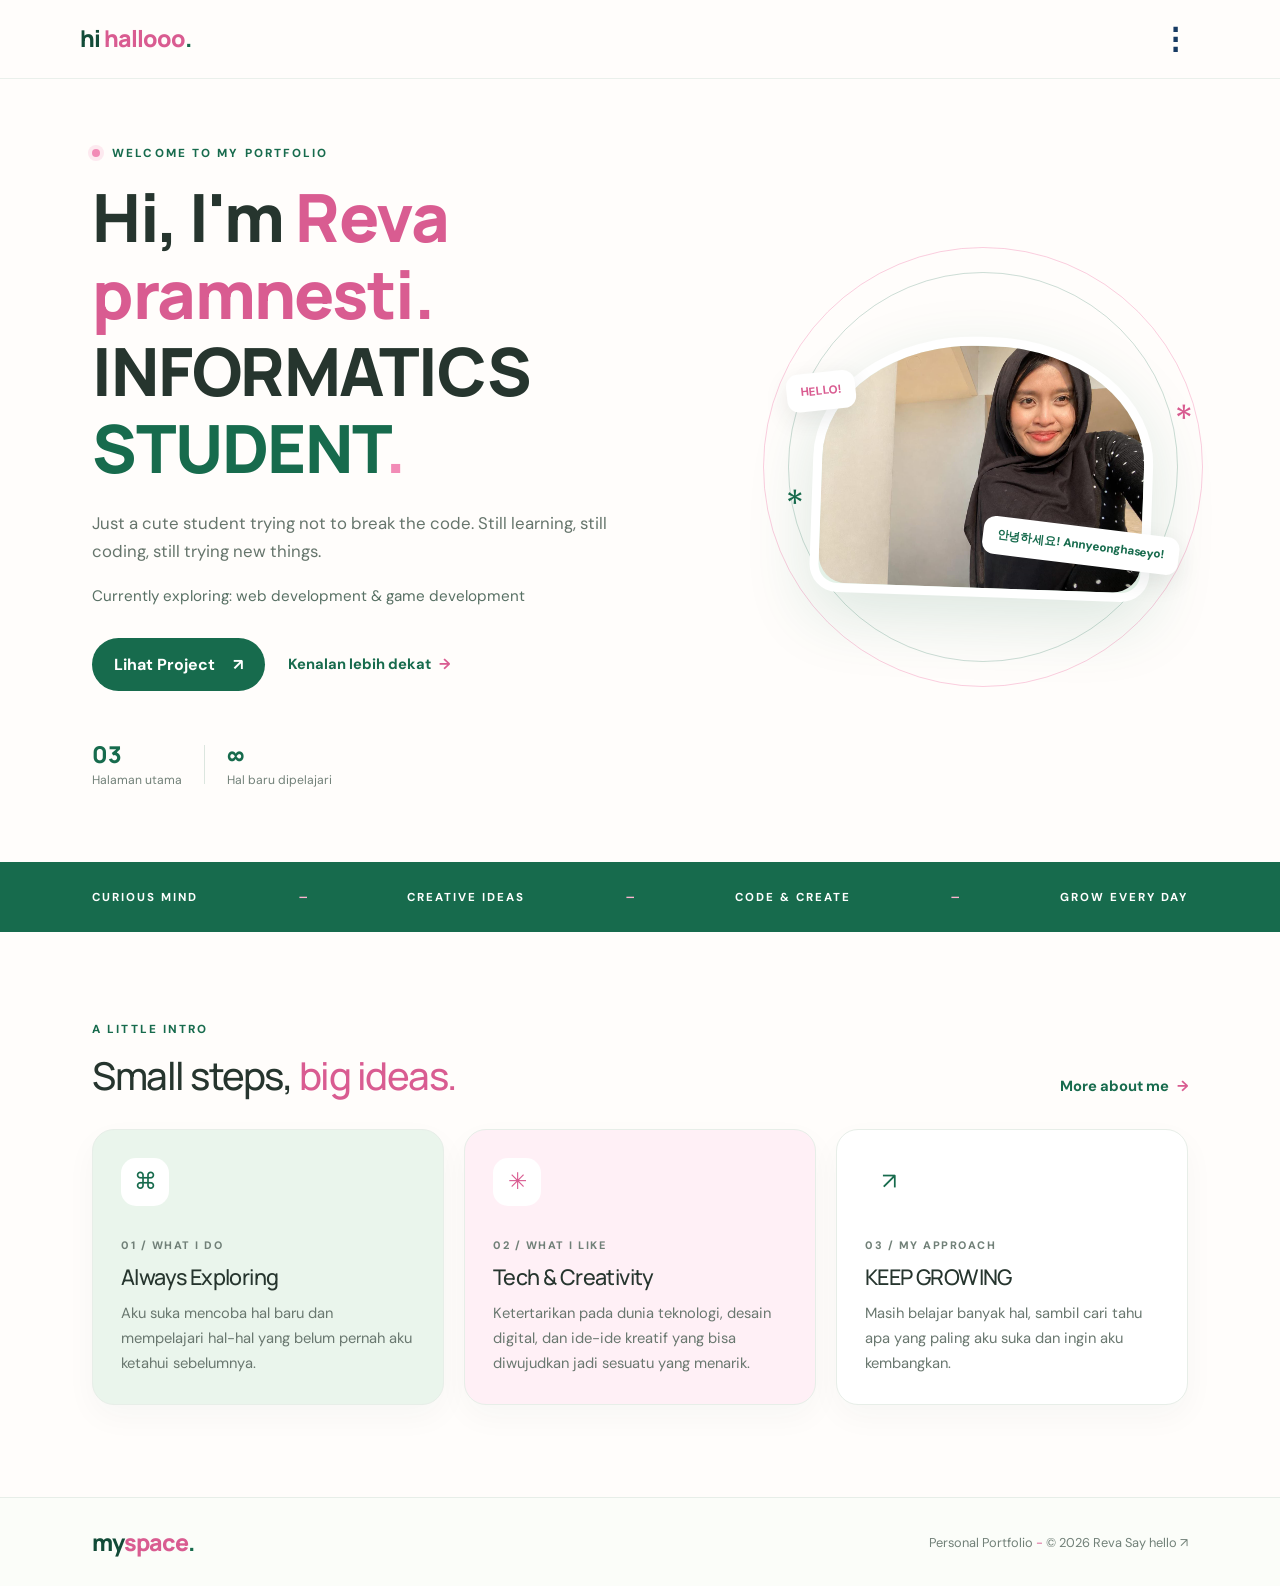
<file: index.html>
<!doctype html>
<html lang="id">
  <head>
    <meta charset="UTF-8" />
    <meta name="viewport" content="width=device-width, initial-scale=1.0" />

    <title>Teknik Imut | Home</title>

    <!-- Bootstrap 5 -->
    <link
      href="https://cdn.jsdelivr.net/npm/bootstrap@5.3.3/dist/css/bootstrap.min.css"
      rel="stylesheet"
    />

    <!-- CSS portofolio -->
    <link rel="stylesheet" href="style.css" />

    <style>
      .hero-note {
        color: #587064;
        font-size: 0.95rem;
      }

      /* MENU TITIK TIGA */
      .site-header .navbar {
        position: relative;
      }

      .menu-dots {
        display: block;
        border: none;
        background: transparent;
        color: #173b63;
        font-size: 30px;
        line-height: 1;
        padding: 5px 10px;
        cursor: pointer;
      }

      .dots-menu {
        position: absolute;
        top: calc(100% + 10px);
        right: 0;
        z-index: 1000;
        min-width: 160px;
        padding: 8px;
        background: #fffdf8;
        border: 1px solid #e7d8c9;
        border-radius: 12px;
        box-shadow: 0 8px 24px #00000015;
      }

      .dots-menu[hidden] {
        display: none !important;
      }

      .dots-menu a {
        display: block;
        padding: 10px 12px;
        color: #173b63;
        text-decoration: none;
        border-radius: 8px;
      }

      .dots-menu a:hover {
        background: #f5e8e7;
      }

      /* Sembunyikan menu navigasi lama */
      .site-header .nav-links {
        display: none !important;
      }
    </style>
  </head>

  <body>
    <!-- HEADER -->
    <header class="site-header">
      <nav class="navbar container" aria-label="Navigasi utama">
        <a class="logo" href="index.html"> hi<span> hallooo</span><b>.</b> </a>

        <!-- Tombol titik tiga -->
        <button
          class="menu-dots"
          type="button"
          aria-label="Buka menu navigasi"
          aria-expanded="false"
          aria-controls="dots-menu"
          onclick="
            const menu = document.getElementById('dots-menu');
            const isClosed = menu.hidden;
            menu.hidden = !isClosed;
            this.setAttribute('aria-expanded', isClosed);
          "
        >
          ⋮
        </button>

        <!-- Isi menu -->
        <div class="dots-menu" id="dots-menu" hidden>
          <a href="index.html">Home</a>
          <a href="about.html">About</a>
          <a href="projects.html">Projects</a>
          <a href="contact.html">Contact</a>
        </div>
      </nav>
    </header>

    <!-- KONTEN UTAMA -->
    <main>
      <!-- HERO -->
      <section class="hero container">
        <div class="hero-copy">
          <p class="eyebrow" style="letter-spacing: 2.1px">
            <span class="status-dot"></span>
            WELCOME TO MY PORTFOLIO
          </p>

          <h1>
            Hi, I'm <span class="pink-text">Reva pramnesti.</span><br />
            INFORMATICS <br />
            <span class="green-text">STUDENT</span><span class="period">.</span>
          </h1>

          <p class="hero-description">
            Just a cute student trying not to break the code. Still learning,
            still coding, still trying new things.
          </p>

          <p class="hero-note">
            Currently exploring: web development &amp; game development
          </p>

          <div class="hero-actions">
            <a class="button button-primary" href="projects.html">
              Lihat Project <span>↗</span>
            </a>

            <a class="text-link" href="about.html">
              Kenalan lebih dekat <span>→</span>
            </a>
          </div>

          <div class="mini-stats">
            <div>
              <strong>03</strong>
              <span>Halaman utama</span>
            </div>

            <div class="stat-line"></div>

            <div>
              <strong>∞</strong>
              <span>Hal baru dipelajari</span>
            </div>
          </div>
        </div>

        <!-- FOTO PROFIL -->
        <div class="hero-art">
          <div class="art-orbit orbit-one"></div>
          <div class="art-orbit orbit-two"></div>

          <div class="profile-frame">
            <img
              src="assets/foto ecev.jpeg"
              alt="Foto profil Reva"
              width="360"
              height="420"
            />

            <div class="profile-sticker sticker-top">HELLO!</div>

            <div class="profile-sticker sticker-bottom">
              안녕하세요! Annyeonghaseyo!
            </div>
          </div>

          <span class="spark spark-one">*</span>
          <span class="spark spark-two">*</span>
        </div>
      </section>

      <!-- INTRO STRIP -->
      <section class="intro-strip">
        <div class="container strip-inner">
          <p>CURIOUS MIND</p>
          <span>-</span>
          <p>CREATIVE IDEAS</p>
          <span>-</span>
          <p>CODE &amp; CREATE</p>
          <span>-</span>
          <p>GROW EVERY DAY</p>
        </div>
      </section>

      <!-- INTRODUCTION -->
      <section class="section container">
        <div class="section-heading">
          <div>
            <p class="eyebrow">A LITTLE INTRO</p>
            <h2>Small steps, <span class="pink-text">big ideas.</span></h2>
          </div>

          <a class="text-link" href="about.html">
            More about me <span>→</span>
          </a>
        </div>

        <div class="feature-grid">
          <article class="feature-card card-green">
            <div class="card-icon">⌘</div>
            <p class="card-label">01 / WHAT I DO</p>
            <h3>Always Exploring</h3>
            <p>
              Aku suka mencoba hal baru dan mempelajari hal-hal yang belum
              pernah aku ketahui sebelumnya.
            </p>
          </article>

          <article class="feature-card card-pink">
            <div class="card-icon">✳</div>
            <p class="card-label">02 / WHAT I LIKE</p>
            <h3>Tech &amp; Creativity</h3>
            <p>
              Ketertarikan pada dunia teknologi, desain digital, dan ide-ide
              kreatif yang bisa diwujudkan jadi sesuatu yang menarik.
            </p>
          </article>

          <article class="feature-card card-white">
            <div class="card-icon">↗</div>
            <p class="card-label">03 / MY APPROACH</p>
            <h3>KEEP GROWING</h3>
            <p>
              Masih belajar banyak hal, sambil cari tahu apa yang paling aku
              suka dan ingin aku kembangkan.
            </p>
          </article>
        </div>
      </section>
    </main>

    <!-- FOOTER -->
    <footer class="site-footer">
      <div class="container footer-inner">
        <a class="logo" href="index.html"> my<span>space</span><b>.</b> </a>

        <p>
          Personal Portfolio <span>-</span> © 2026 Reva
          <a href="contact.html">Say hello ↗</a>
        </p>
      </div>
    </footer>

    <!-- Bootstrap 5 JavaScript -->
    <script src="https://cdn.jsdelivr.net/npm/bootstrap@5.3.3/dist/js/bootstrap.bundle.min.js"></script>
  </body>
</html>
</file>
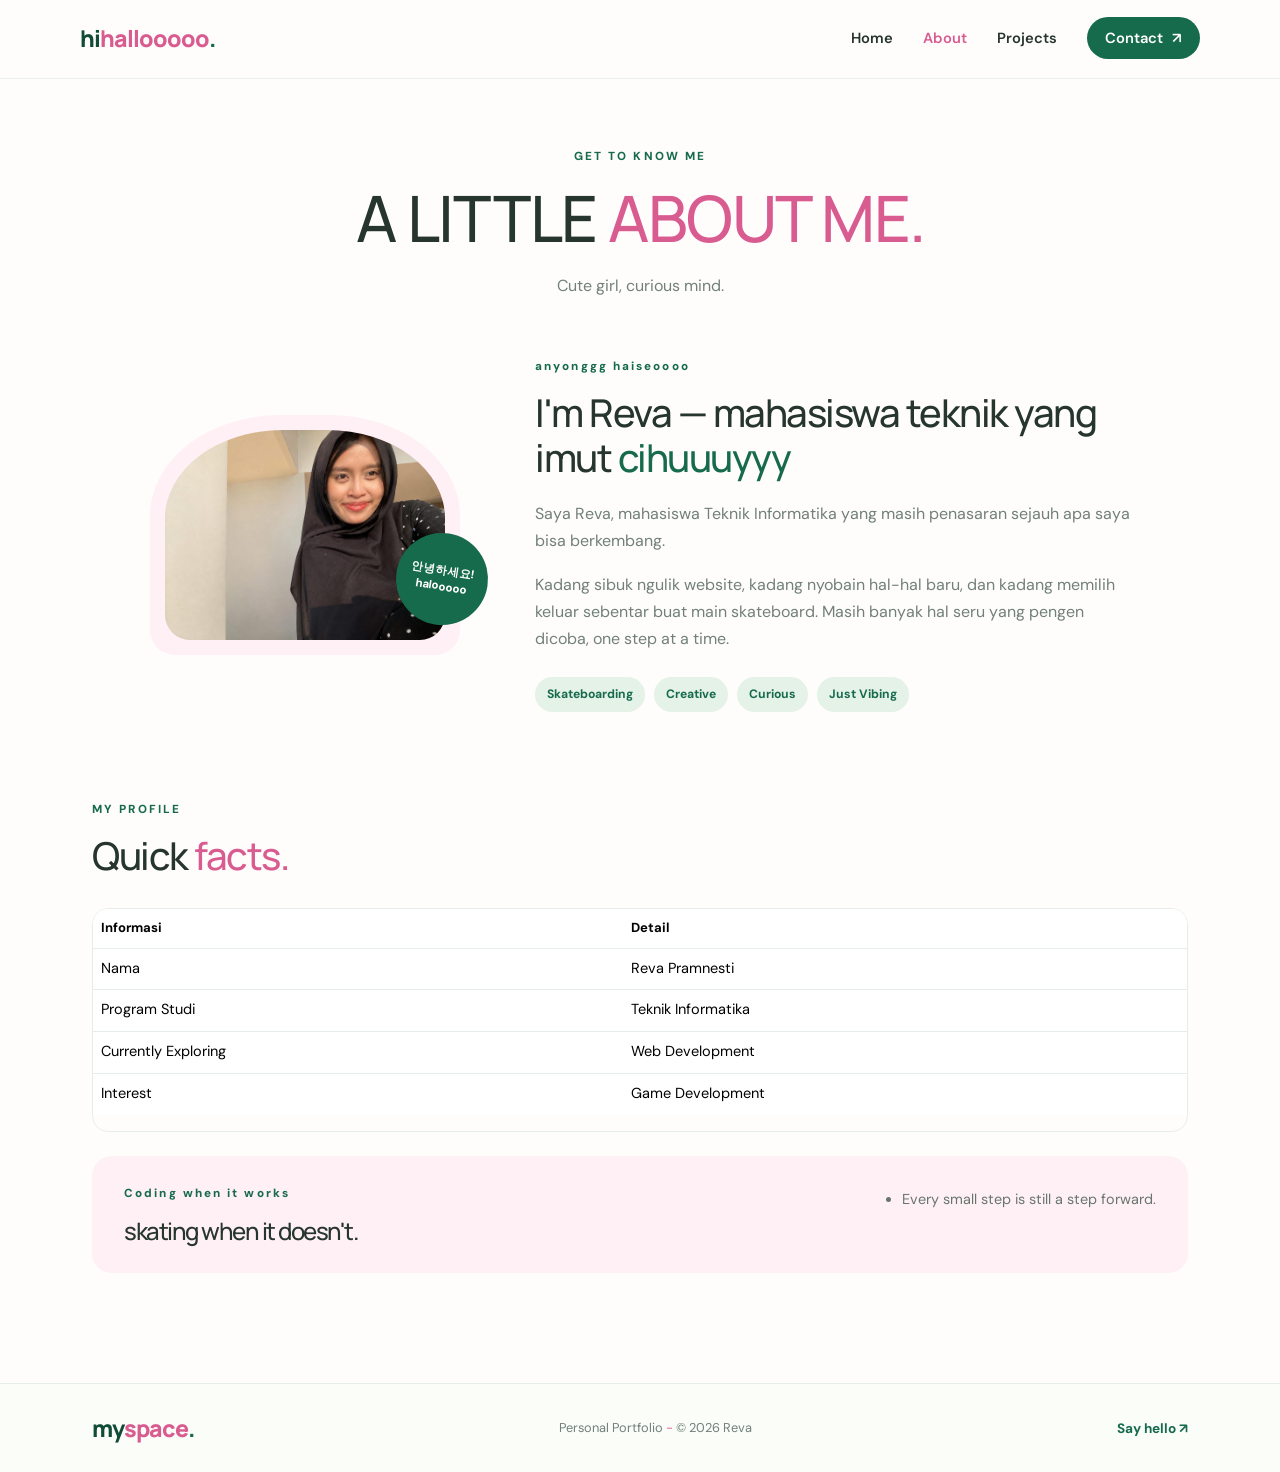
<file: about.html>
<!doctype html>
<html lang="id">
  <head>
    <meta charset="UTF-8" />
    <meta name="viewport" content="width=device-width, initial-scale=1.0" />

    <title>About | teknik imut</title>

    <!-- Bootstrap 5 -->
    <link
      href="https://cdn.jsdelivr.net/npm/bootstrap@5.3.3/dist/css/bootstrap.min.css"
      rel="stylesheet"
    />

    <!-- CSS portofolio -->
    <link rel="stylesheet" href="style.css" />
  </head>

  <body>
    <!-- HEADER -->
    <header class="site-header">
      <nav class="navbar container" aria-label="Navigasi utama">
        <a class="logo" href="index.html"> hi<span>hallooooo</span><b>.</b> </a>

        <ul class="nav-links">
          <li><a href="index.html">Home</a></li>
          <li><a class="active" href="about.html">About</a></li>
          <li><a href="projects.html">Projects</a></li>
          <li>
            <a class="nav-cta" href="contact.html"> Contact <span>↗</span> </a>
          </li>
        </ul>
      </nav>
    </header>

    <!-- KONTEN UTAMA -->
    <main class="container page-main">
      <!-- JUDUL HALAMAN -->
      <section class="page-hero">
        <p class="eyebrow">GET TO KNOW ME</p>
        <h1>A LITTLE <span class="pink-text">ABOUT ME.</span></h1>
        <p>Cute girl, curious mind.</p>
      </section>

      <!-- PROFIL -->
      <section class="about-layout">
        <div class="about-visual">
          <img
            src="assets/foto ecev.jpeg"
            alt="Ilustrasi avatar Reva dengan dekorasi hijau dan pink"
            width="360"
            height="420"
          />

          <span class="round-label">
            안녕하세요!<br />
            halooooo
          </span>
        </div>

        <div class="about-content">
          <p class="eyebrow">anyonggg haiseoooo</p>

          <h2>
            I'm Reva — mahasiswa teknik yang imut
            <span class="green-text">cihuuuyyy</span>
          </h2>

          <p>
            Saya Reva, mahasiswa Teknik Informatika yang masih penasaran sejauh
            apa saya bisa berkembang.
          </p>

          <p>
            Kadang sibuk ngulik website, kadang nyobain hal-hal baru, dan kadang
            memilih keluar sebentar buat main skateboard. Masih banyak hal seru
            yang pengen dicoba, one step at a time.
          </p>

          <div class="skill-tags">
            <span>Skateboarding</span>
            <span>Creative</span>
            <span>Curious</span>
            <span>Just Vibing</span>
          </div>
        </div>
      </section>

      <!-- INFORMASI PROFIL -->
      <section class="section about-details">
        <div class="section-heading">
          <div>
            <p class="eyebrow">MY PROFILE</p>
            <h2>Quick <span class="pink-text">facts.</span></h2>
          </div>
        </div>

        <div class="table-wrap">
          <table class="table">
            <thead>
              <tr>
                <th scope="col">Informasi</th>
                <th scope="col">Detail</th>
              </tr>
            </thead>

            <tbody>
              <tr>
                <td>Nama</td>
                <td>Reva Pramnesti</td>
              </tr>
              <tr>
                <td>Program Studi</td>
                <td>Teknik Informatika</td>
              </tr>
              <tr>
                <td>Currently Exploring</td>
                <td>Web Development</td>
              </tr>
              <tr>
                <td>Interest</td>
                <td>Game Development</td>
              </tr>
            </tbody>
          </table>
        </div>

        <!-- CATATAN -->
        <div class="learning-box">
          <div>
            <p class="eyebrow">Coding when it works</p>
            <h3>skating when it doesn't.</h3>
          </div>

          <ul>
            <li>Every small step is still a step forward.</li>
          </ul>
        </div>
      </section>
    </main>

    <!-- FOOTER -->
    <footer class="site-footer">
      <div class="container footer-inner">
        <a class="logo" href="index.html"> my<span>space</span><b>.</b> </a>

        <p>Personal Portfolio <span>-</span> © 2026 Reva</p>

        <a href="contact.html">Say hello ↗</a>
      </div>
    </footer>

    <!-- Bootstrap 5 JavaScript -->
    <script src="https://cdn.jsdelivr.net/npm/bootstrap@5.3.3/dist/js/bootstrap.bundle.min.js"></script>
  </body>
</html>
</file>
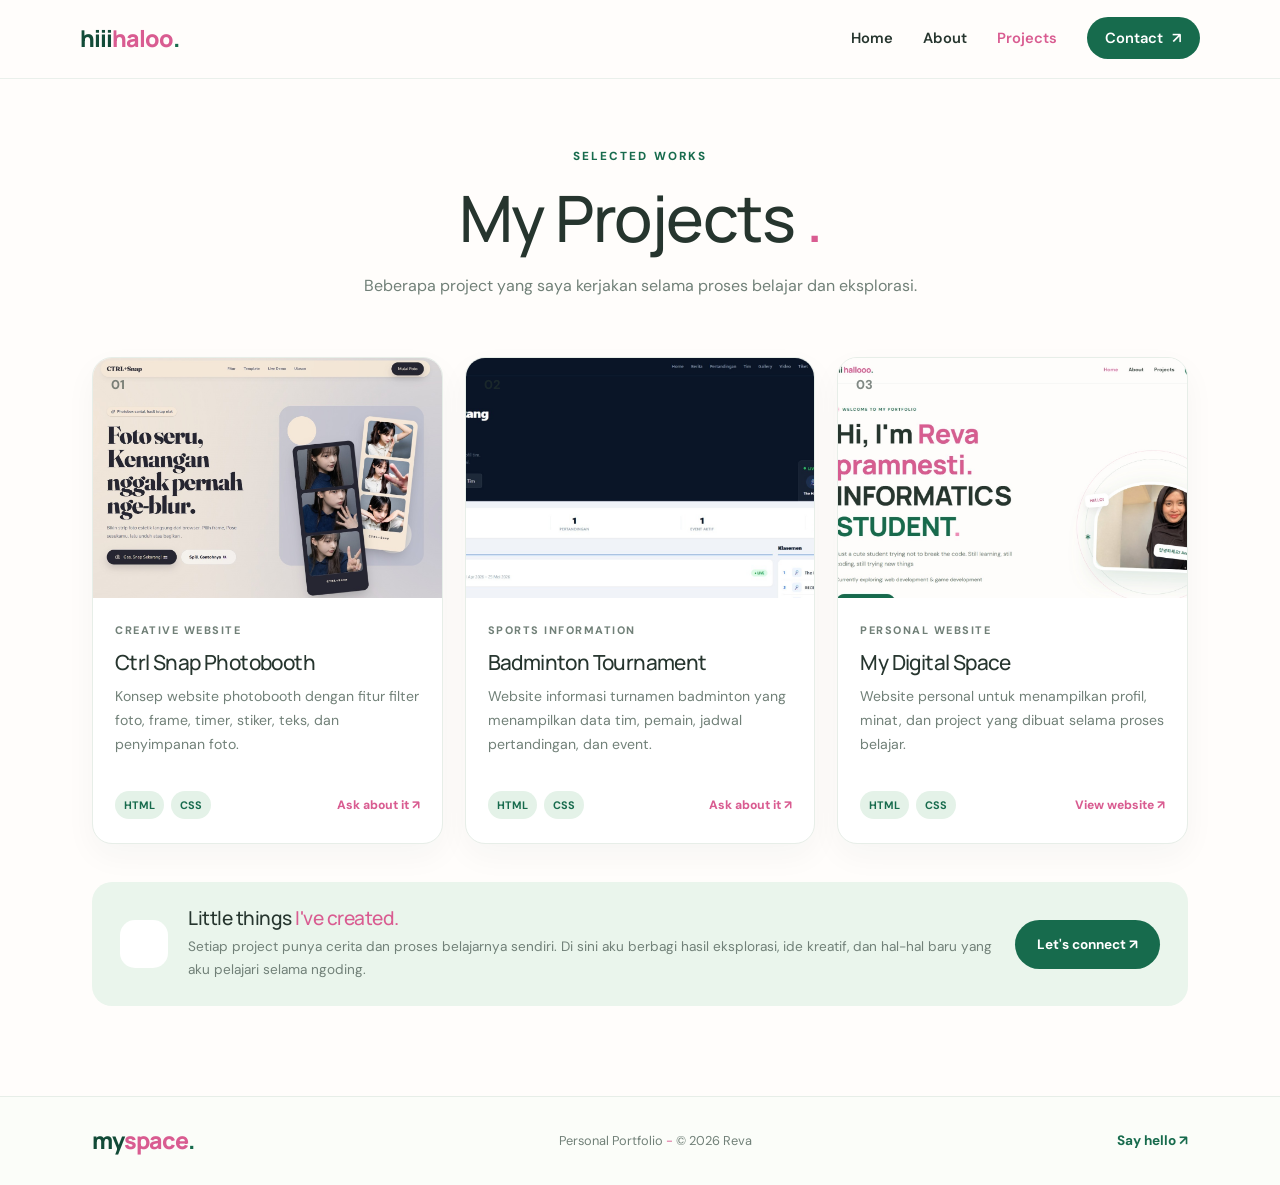
<file: projects.html>
<?php $host = "localhost"; $user = "root"; $password = ""; $database =
"portfolio_db"; $conn = mysqli_connect($host, $user, $password, $database); if
(!$conn) { die("Koneksi database gagal: " . mysqli_connect_error()); } ?>
<!doctype html>
<html lang="id">
  <head>
    <meta charset="UTF-8" />
    <meta name="viewport" content="width=device-width, initial-scale=1.0" />

    <title>Projects | teknik imut</title>

    <!-- Bootstrap 5 -->
    <link
      href="https://cdn.jsdelivr.net/npm/bootstrap@5.3.3/dist/css/bootstrap.min.css"
      rel="stylesheet"
    />

    <!-- CSS portofolio -->
    <link rel="stylesheet" href="style.css" />
  </head>

  <body>
    <!-- HEADER -->
    <header class="site-header">
      <nav class="navbar container" aria-label="Navigasi utama">
        <a class="logo" href="index.php"> hiii<span>haloo</span><b>.</b> </a>

        <ul class="nav-links">
          <li><a href="index.php">Home</a></li>
          <li><a href="about.php">About</a></li>
          <li><a class="active" href="projects.php">Projects</a></li>
          <li>
            <a class="nav-cta" href="contact.php"> Contact <span>↗</span> </a>
          </li>
        </ul>
      </nav>
    </header>

    <!-- KONTEN UTAMA -->
    <main class="container page-main">
      <!-- JUDUL -->
      <section class="page-hero">
        <p class="eyebrow">SELECTED WORKS</p>
        <h1>My Projects <span class="pink-text">.</span></h1>
        <p>
          Beberapa project yang saya kerjakan selama proses belajar dan
          eksplorasi.
        </p>
      </section>

      <!-- DAFTAR PROYEK -->
      <section class="project-grid" aria-label="Daftar proyek">
        <!-- PROJECT 1 -->
        <article class="project-card">
          <div class="project-cover cover-pink">
            <span class="cover-number">01</span>
            <img
              src="assets/ctrl snap.jpeg"
              alt="Ctrl Snap Photobooth"
              class="project-image"
            />
          </div>

          <div class="project-info">
            <p class="card-label">CREATIVE WEBSITE</p>
            <h2>Ctrl Snap Photobooth</h2>
            <p>
              Konsep website photobooth dengan fitur filter foto, frame, timer,
              stiker, teks, dan penyimpanan foto.
            </p>

            <div class="project-meta">
              <span>HTML</span>
              <span>CSS</span>
              <a href="contact.php">Ask about it ↗</a>
            </div>
          </div>
        </article>

        <!-- PROJECT 2 -->
        <article class="project-card">
          <div class="project-cover cover-green">
            <span class="cover-number">02</span>
            <img
              src="assets/badminton.jpeg"
              alt="Badminton Tournament"
              class="project-image"
            />
          </div>

          <div class="project-info">
            <p class="card-label">SPORTS INFORMATION</p>
            <h2>Badminton Tournament</h2>
            <p>
              Website informasi turnamen badminton yang menampilkan data tim,
              pemain, jadwal pertandingan, dan event.
            </p>

            <div class="project-meta">
              <span>HTML</span>
              <span>CSS</span>
              <a href="contact.php">Ask about it ↗</a>
            </div>
          </div>
        </article>

        <!-- PROJECT 3 -->
        <article class="project-card">
          <div class="project-cover cover-lilac">
            <span class="cover-number">03</span>
            <img
              src="assets/my porto.jpeg"
              alt="My Digital Space Portfolio"
              class="project-image"
            />
          </div>

          <div class="project-info">
            <p class="card-label">PERSONAL WEBSITE</p>
            <h2>My Digital Space</h2>
            <p>
              Website personal untuk menampilkan profil, minat, dan project yang
              dibuat selama proses belajar.
            </p>

            <div class="project-meta">
              <span>HTML</span>
              <span>CSS</span>
              <a href="index.php">View website ↗</a>
            </div>
          </div>
        </article>
      </section>

      <!-- CATATAN PROYEK -->
      <section class="project-note">
        <span class="note-icon"></span>

        <div>
          <h2>Little things <span class="pink-text">I've created.</span></h2>
          <p>
            Setiap project punya cerita dan proses belajarnya sendiri. Di sini
            aku berbagi hasil eksplorasi, ide kreatif, dan hal-hal baru yang aku
            pelajari selama ngoding.
          </p>
        </div>

        <a class="button button-primary" href="contact.php">
          Let's connect ↗
        </a>
      </section>
    </main>

    <!-- FOOTER -->
    <footer class="site-footer">
      <div class="container footer-inner">
        <a class="logo" href="index.php"> my<span>space</span><b>.</b> </a>

        <p>Personal Portfolio <span>-</span> © 2026 Reva</p>

        <a href="contact.php">Say hello ↗</a>
      </div>
    </footer>

    <!-- Bootstrap 5 JavaScript -->
    <script src="https://cdn.jsdelivr.net/npm/bootstrap@5.3.3/dist/js/bootstrap.bundle.min.js"></script>
  </body>
</html>
</file>
<file: style.css>
@import url("https://fonts.googleapis.com/css2?family=DM+Sans:wght@400;500;600;700&family=Manrope:wght@400;500;600;700;800&display=swap");

:root {
  --green: #176b4d;
  --green-dark: #124b38;
  --green-soft: #e4f2e8;
  --pink: #f28bb6;
  --pink-dark: #d95c91;
  --pink-soft: #fff0f6;
  --ink: #26352e;
  --muted: #718078;
  --paper: #fffdfb;
  --line: #e7eee8;
}

/* BASE */
* {
  box-sizing: border-box;
}

html {
  scroll-behavior: smooth;
}

body {
  margin: 0;
  background: var(--paper);
  color: var(--ink);
  font-family: "DM Sans", Arial, sans-serif;
  line-height: 1.7;
}

img {
  max-width: 100%;
  height: auto;
  display: block;
}

a {
  color: inherit;
  text-decoration: none;
}

.container {
  width: min(1120px, 88%);
  margin: 0 auto;
}

h1,
h2,
h3,
p {
  margin-top: 0;
}

h1,
h2,
h3 {
  font-family: Manrope, "DM Sans", sans-serif;
  line-height: 1.16;
  letter-spacing: -1.5px;
}

/* HEADER / NAVIGATION */
.site-header {
  background: rgba(255, 253, 251, 0.92);
  border-bottom: 1px solid rgba(23, 107, 77, 0.09);
  position: sticky;
  top: 0;
  z-index: 10;
  backdrop-filter: blur(14px);
}

.navbar {
  min-height: 78px;
  display: flex;
  align-items: center;
  justify-content: space-between;
  gap: 24px;
}

.logo {
  font-family: Manrope, sans-serif;
  font-size: 1.45rem;
  font-weight: 800;
  letter-spacing: -1px;
  color: var(--green-dark);
}

.logo span {
  color: var(--pink-dark);
}

.logo b {
  color: var(--green);
}

.nav-links {
  display: flex;
  align-items: center;
  gap: 30px;
  list-style: none;
  margin: 0;
  padding: 0;
  font-size: 0.92rem;
  font-weight: 600;
}

.nav-links a {
  transition:
    color 0.2s ease,
    background 0.2s ease;
}

.nav-links a:hover,
.nav-links a.active {
  color: var(--pink-dark);
}

.nav-links .nav-cta {
  padding: 11px 18px;
  border-radius: 999px;
  color: white;
  background: var(--green);
}

.nav-links .nav-cta:hover,
.nav-links .active-cta {
  color: white;
  background: var(--pink-dark);
}

.nav-cta span {
  padding-left: 5px;
}

/* HERO */
.hero {
  min-height: 620px;
  display: flex;
  align-items: center;
  justify-content: space-between;
  gap: 58px;
  padding-top: 65px;
  padding-bottom: 72px;
}

.hero-copy {
  flex: 1 1 55%;
  max-width: 610px;
}

.eyebrow {
  margin: 0 0 14px;
  color: var(--green);
  font-size: 0.73rem;
  letter-spacing: 2.1px;
  font-weight: 800;
}

.status-dot {
  display: inline-block;
  width: 8px;
  height: 8px;
  margin-right: 7px;
  border-radius: 50%;
  background: var(--pink);
  box-shadow: 0 0 0 4px rgba(242, 139, 182, 0.18);
}

.hero h1 {
  margin-bottom: 22px;
  font-size: clamp(2.8rem, 5.2vw, 4.8rem);
  font-weight: 800;
}

.pink-text {
  color: var(--pink-dark);
}

.green-text {
  color: var(--green);
}

.period {
  color: var(--pink);
}

.hero-description {
  max-width: 530px;
  color: #66756c;
  font-size: 1.05rem;
}

.hero-note {
  margin: 18px 0 0;
}

.hero-actions {
  display: flex;
  align-items: center;
  flex-wrap: wrap;
  gap: 23px;
  margin-top: 28px;
}

.button {
  display: inline-flex;
  align-items: center;
  justify-content: center;
  gap: 18px;
  border: 0;
  cursor: pointer;
  font: inherit;
  font-weight: 700;
  border-radius: 999px;
  padding: 13px 22px;
  transition:
    transform 0.2s ease,
    box-shadow 0.2s ease,
    background 0.2s ease;
}

.button:hover {
  transform: translateY(-3px);
  box-shadow: 0 10px 22px rgba(18, 75, 56, 0.16);
}

.button-primary {
  color: #fff;
  background: var(--green);
}

.button-primary:hover {
  background: var(--green-dark);
}

.text-link {
  color: var(--green);
  font-weight: 700;
  font-size: 0.92rem;
}

.text-link span {
  color: var(--pink-dark);
  padding-left: 5px;
}

.mini-stats {
  display: flex;
  align-items: center;
  gap: 22px;
  margin-top: 47px;
}

.mini-stats div:not(.stat-line) {
  display: flex;
  flex-direction: column;
}

.mini-stats strong {
  color: var(--green);
  font:
    800 1.45rem Manrope,
    sans-serif;
}

.mini-stats span {
  color: var(--muted);
  font-size: 0.76rem;
}

.stat-line {
  width: 1px;
  height: 39px;
  background: #dce6df;
}

/* HERO IMAGE */
.hero-art {
  position: relative;
  flex: 0 1 410px;
  min-width: 270px;
  display: flex;
  justify-content: center;
  align-items: center;
}

.profile-frame {
  position: relative;
  z-index: 1;
  width: min(100%, 340px);
  overflow: visible;
  border: 9px solid white;
  border-radius: 48% 48% 28px 28px;
  background: var(--green-soft);
  box-shadow: 0 22px 65px rgba(23, 107, 77, 0.15);
  transform: rotate(2deg);
}

.profile-frame img {
  width: 100%;
  border-radius: inherit;
  object-fit: cover;
}

.art-orbit {
  position: absolute;
  border: 1px solid rgba(23, 107, 77, 0.22);
  border-radius: 50%;
}

.orbit-one {
  width: 390px;
  height: 390px;
}

.orbit-two {
  width: 440px;
  height: 440px;
  border-color: rgba(242, 139, 182, 0.42);
}

.profile-sticker {
  position: absolute;
  padding: 9px 14px;
  background: white;
  border-radius: 12px;
  font-size: 0.73rem;
  font-weight: 800;
  box-shadow: 0 8px 25px rgba(38, 53, 46, 0.1);
}

.sticker-top {
  top: 32px;
  left: -38px;
  color: var(--pink-dark);
  transform: rotate(-8deg);
}

.sticker-bottom {
  bottom: 27px;
  right: -38px;
  color: var(--green);
  transform: rotate(5deg);
}

.spark {
  position: absolute;
  color: var(--pink-dark);
  font-size: 2.4rem;
}

.spark-one {
  right: -5px;
  top: 50px;
}

.spark-two {
  left: 8px;
  bottom: 60px;
  color: var(--green);
}

/* INTRO STRIP */
.intro-strip {
  background: var(--green);
  color: white;
  overflow: hidden;
}

.strip-inner {
  min-height: 70px;
  display: flex;
  align-items: center;
  justify-content: space-between;
  gap: 20px;
}

.strip-inner p {
  margin: 0;
  font-size: 0.72rem;
  letter-spacing: 2px;
  font-weight: 700;
  white-space: nowrap;
}

.strip-inner span {
  color: #ffb4d0;
  font-size: 1.2rem;
}

/* HOME SECTIONS */
.section {
  padding-top: 88px;
  padding-bottom: 92px;
}

.section-heading {
  display: flex;
  align-items: end;
  justify-content: space-between;
  gap: 20px;
  margin-bottom: 30px;
}

.section-heading h2 {
  margin-bottom: 0;
  font-size: clamp(2rem, 3vw, 2.7rem);
}

.feature-grid {
  display: flex;
  gap: 20px;
}

.feature-card {
  flex: 1;
  min-width: 0;
  padding: 28px;
  border-radius: 22px;
  border: 1px solid var(--line);
  box-shadow: 0 12px 32px rgba(38, 53, 46, 0.035);
}

.card-green {
  background: #eaf5ec;
}

.card-pink {
  background: #fff0f6;
}

.card-white {
  background: #fff;
}

.card-icon {
  width: 48px;
  height: 48px;
  display: grid;
  place-items: center;
  margin-bottom: 30px;
  background: white;
  border-radius: 15px;
  color: var(--green);
  font-size: 1.45rem;
}

.card-pink .card-icon {
  color: var(--pink-dark);
}

.card-label {
  margin-bottom: 10px;
  color: var(--muted);
  font-size: 0.68rem;
  letter-spacing: 1.5px;
  font-weight: 800;
}

.feature-card h3 {
  margin-bottom: 12px;
  font-size: 1.35rem;
  letter-spacing: -0.6px;
}

.feature-card > p:last-child {
  margin-bottom: 0;
  color: #69776f;
  font-size: 0.92rem;
}

/* FOOTER */
.site-footer {
  border-top: 1px solid var(--line);
  background: #fbfdf9;
}

.footer-inner {
  min-height: 88px;
  display: flex;
  align-items: center;
  justify-content: space-between;
  gap: 20px;
}

.footer-inner p {
  margin: 0;
  color: var(--muted);
  font-size: 0.8rem;
}

.footer-inner p span {
  color: var(--pink-dark);
}

.footer-inner > a:last-child {
  color: var(--green);
  font-size: 0.85rem;
  font-weight: 700;
}

/* HALAMAN ABOUT, PROJECTS, CONTACT */
.page-main {
  padding-top: 68px;
  padding-bottom: 90px;
}

.page-hero {
  max-width: 720px;
  margin: 0 auto 58px;
  text-align: center;
}

.page-hero h1 {
  margin-bottom: 17px;
  font-size: clamp(2.6rem, 5vw, 4rem);
}

.page-hero > p:last-child {
  max-width: 600px;
  margin-left: auto;
  margin-right: auto;
  color: var(--muted);
}

/* ABOUT */
.about-layout {
  display: flex;
  align-items: center;
  gap: 75px;
  max-width: 980px;
  margin: 0 auto;
}

.about-visual {
  position: relative;
  flex: 0 0 310px;
  padding: 15px;
  background: var(--pink-soft);
  border-radius: 42% 42% 25px 25px;
}

.about-visual img {
  width: 100%;
  border-radius: inherit;
  object-fit: cover;
}

.round-label {
  position: absolute;
  right: -28px;
  bottom: 30px;
  display: grid;
  place-content: center;
  width: 92px;
  height: 92px;
  border-radius: 50%;
  background: var(--green);
  color: white;
  text-align: center;
  font-size: 0.72rem;
  font-weight: 800;
  line-height: 1.4;
  transform: rotate(9deg);
}

.about-content {
  flex: 1;
}

.about-content h2 {
  margin-bottom: 20px;
  font-size: clamp(1.8rem, 3vw, 2.7rem);
}

.about-content > p:not(.eyebrow) {
  color: var(--muted);
}

.skill-tags {
  display: flex;
  flex-wrap: wrap;
  gap: 9px;
  margin-top: 25px;
}

.skill-tags span,
.project-meta span {
  padding: 7px 12px;
  border-radius: 999px;
  color: var(--green);
  background: var(--green-soft);
  font-size: 0.76rem;
  font-weight: 700;
}

.about-details {
  padding-bottom: 20px;
}

.table-wrap {
  overflow-x: auto;
  border: 1px solid var(--line);
  border-radius: 16px;
}

table {
  width: 100%;
  border-collapse: collapse;
  background: white;
  text-align: left;
}

th,
td {
  padding: 16px 20px;
  border-bottom: 1px solid var(--line);
}

th {
  color: var(--green-dark);
  background: #eaf5ec;
  font-size: 0.82rem;
}

td {
  color: #617067;
  font-size: 0.91rem;
}

tbody tr:last-child td {
  border-bottom: 0;
}

tbody tr:hover {
  background: #fff8fb;
}

.learning-box {
  display: flex;
  justify-content: space-between;
  gap: 35px;
  margin-top: 24px;
  padding: 28px 32px;
  border-radius: 20px;
  background: var(--pink-soft);
}

.learning-box h3 {
  margin-bottom: 0;
  font-size: 1.5rem;
}

.learning-box ul {
  margin: 0;
  padding-left: 20px;
  color: #68756d;
  font-size: 0.9rem;
}

.learning-box li {
  padding: 3px 0;
}

/* PROJECTS */
.project-grid {
  display: flex;
  align-items: stretch;
  gap: 22px;
}

.project-card {
  flex: 1;
  min-width: 0;
  overflow: hidden;
  border: 1px solid var(--line);
  border-radius: 20px;
  background: white;
  box-shadow: 0 12px 32px rgba(38, 53, 46, 0.04);
  transition:
    transform 0.25s ease,
    box-shadow 0.25s ease;
}

.project-card:hover {
  transform: translateY(-6px);
  box-shadow: 0 18px 40px rgba(38, 53, 46, 0.1);
}

.project-cover {
  position: relative;
  min-height: 240px;
  display: grid;
  place-items: center;
  overflow: hidden;
}

.project-image {
  width: 100%;
  height: 240px;
  object-fit: cover;
  object-position: center;
}

.cover-pink {
  background: #f9bfd5;
}

.cover-green {
  background: #cbe8d3;
}

.cover-lilac {
  background: #e8dff7;
}

.cover-number {
  position: absolute;
  top: 16px;
  left: 18px;
  color: rgba(38, 53, 46, 0.58);
  font-size: 0.8rem;
  font-weight: 800;
}

.cover-flower {
  position: absolute;
  right: 17px;
  bottom: 5px;
  color: rgba(255, 255, 255, 0.85);
  font-size: 4rem;
}

.mock-window {
  width: 65%;
  padding: 13px 14px 24px;
  display: flex;
  align-items: center;
  flex-direction: column;
  background: #fffafc;
  border: 2px solid white;
  border-radius: 12px;
  box-shadow: 0 14px 30px rgba(38, 53, 46, 0.12);
  transform: rotate(-4deg);
}

.mock-dots {
  align-self: flex-start;
  color: var(--pink-dark);
  font-size: 0.55rem;
  letter-spacing: 2px;
}

.mock-camera {
  display: grid;
  place-items: center;
  width: 58px;
  height: 58px;
  margin: 12px 0 5px;
  border-radius: 18px;
  background: var(--pink-soft);
  color: var(--pink-dark);
  font-size: 2.5rem;
}

.mock-window strong {
  color: var(--green-dark);
  font:
    800 1.05rem Manrope,
    sans-serif;
}

.mock-window small {
  color: var(--muted);
  font-size: 0.62rem;
}

.court {
  position: relative;
  width: 72%;
  height: 150px;
  display: grid;
  place-content: center;
  text-align: center;
  border: 3px solid white;
  outline: 1px solid rgba(23, 107, 77, 0.3);
  background: #5caa78;
  color: white;
  transform: rotate(4deg);
  box-shadow: 0 12px 28px rgba(38, 53, 46, 0.13);
}

.court-line {
  position: absolute;
  left: 50%;
  top: 0;
  height: 100%;
  border-left: 2px solid rgba(255, 255, 255, 0.85);
}

.court span {
  z-index: 1;
  font:
    800 1.1rem Manrope,
    sans-serif;
  letter-spacing: 1px;
}

.shuttle {
  position: absolute;
  right: 18px;
  top: 14px;
  display: grid;
  place-items: center;
  width: 31px;
  height: 31px;
  border-radius: 50%;
  background: var(--pink);
  color: white;
}

.portfolio-mini {
  width: 66%;
  min-height: 150px;
  display: flex;
  flex-direction: column;
  justify-content: center;
  padding: 20px;
  border-radius: 12px;
  background: #fff;
  box-shadow: 0 14px 30px rgba(38, 53, 46, 0.12);
  transform: rotate(-3deg);
}

.portfolio-mini span {
  font-size: 0.6rem;
  letter-spacing: 2px;
  color: var(--green);
}

.portfolio-mini strong {
  color: var(--pink-dark);
  font:
    800 1.8rem Manrope,
    sans-serif;
  line-height: 1.2;
}

.portfolio-mini i {
  color: var(--muted);
  font-size: 0.65rem;
}

.portfolio-mini b {
  align-self: flex-end;
  color: var(--green);
}

.project-info {
  padding: 23px 22px 24px;
}

.project-info h2 {
  margin-bottom: 11px;
  font-size: 1.3rem;
  letter-spacing: -0.6px;
}

.project-info > p:not(.card-label) {
  min-height: 88px;
  margin-bottom: 18px;
  color: var(--muted);
  font-size: 0.88rem;
}

.project-meta {
  display: flex;
  align-items: center;
  flex-wrap: wrap;
  gap: 7px;
}

.project-meta span {
  padding: 5px 9px;
  font-size: 0.68rem;
}

.project-meta a {
  margin-left: auto;
  color: var(--pink-dark);
  font-size: 0.76rem;
  font-weight: 800;
}

.project-note {
  display: flex;
  align-items: center;
  gap: 20px;
  margin-top: 38px;
  padding: 25px 28px;
  border-radius: 20px;
  background: #eaf5ec;
}

.note-icon {
  display: grid;
  place-items: center;
  flex: 0 0 48px;
  height: 48px;
  border-radius: 15px;
  background: white;
  color: var(--pink-dark);
  font-size: 1.5rem;
}

.project-note div {
  flex: 1;
}

.project-note h2 {
  margin-bottom: 5px;
  font-size: 1.2rem;
  letter-spacing: -0.5px;
}

.project-note p {
  margin-bottom: 0;
  color: var(--muted);
  font-size: 0.85rem;
}

.project-note .button {
  white-space: nowrap;
  font-size: 0.85rem;
}

/* CONTACT */
.contact-layout {
  display: flex;
  align-items: stretch;
  gap: 28px;
  max-width: 1000px;
  margin: 0 auto;
}

.contact-aside {
  flex: 0 0 36%;
  padding: 34px;
  border-radius: 24px;
  background: var(--green);
  color: white;
}

.contact-bubble {
  display: grid;
  place-items: center;
  width: 57px;
  height: 57px;
  margin-bottom: 45px;
  border-radius: 18px;
  background: rgba(255, 255, 255, 0.14);
  color: #ffb4d0;
  font-size: 1.7rem;
}

.contact-aside .eyebrow {
  color: #ffb4d0;
}

.contact-aside h2 {
  margin-bottom: 20px;
  font-size: 2.25rem;
}

.contact-aside .green-text {
  color: #ffb4d0;
}

.contact-aside > p:not(.eyebrow) {
  color: rgba(255, 255, 255, 0.76);
  font-size: 0.92rem;
}

.contact-detail {
  display: flex;
  gap: 12px;
  align-items: center;
  margin: 30px 0;
  padding-top: 22px;
  border-top: 1px solid rgba(255, 255, 255, 0.18);
}

.contact-detail > span {
  color: #ffb4d0;
  font-size: 1.4rem;
}

.contact-detail div {
  display: flex;
  flex-direction: column;
}

.contact-detail strong {
  font-size: 0.84rem;
}

.contact-detail small {
  color: rgba(255, 255, 255, 0.7);
  font-size: 0.74rem;
}

.contact-aside .text-link {
  color: white;
}

.contact-form {
  flex: 1;
  min-width: 0;
  padding: 34px;
  border: 1px solid var(--line);
  border-radius: 24px;
  background: white;
  box-shadow: 0 15px 45px rgba(38, 53, 46, 0.045);
}

.contact-form h2 {
  margin-bottom: 5px;
  font-size: 1.8rem;
  letter-spacing: -0.8px;
}

.contact-form h2 span {
  color: var(--pink-dark);
}

.form-subtitle,
.form-note {
  color: var(--muted);
  font-size: 0.8rem;
}

.form-subtitle {
  margin-bottom: 25px;
}

.form-row {
  display: flex;
  gap: 15px;
}

.form-group {
  flex: 1;
  display: flex;
  flex-direction: column;
  gap: 7px;
  margin-bottom: 18px;
}

.form-group label {
  color: #405148;
  font-size: 0.82rem;
  font-weight: 700;
}

input,
select,
textarea {
  width: 100%;
  padding: 12px 14px;
  border: 1px solid #dfe8e1;
  border-radius: 11px;
  outline: none;
  background: #fffdfb;
  color: var(--ink);
  font: inherit;
  font-size: 0.88rem;
  transition:
    border-color 0.2s ease,
    box-shadow 0.2s ease;
}

input:focus,
select:focus,
textarea:focus {
  border-color: var(--pink);
  box-shadow: 0 0 0 3px rgba(242, 139, 182, 0.17);
}

textarea {
  resize: vertical;
}

.submit-button {
  width: 100%;
}

.form-note {
  margin: 13px 0 0;
  font-size: 0.72rem;
}

/* RESPONSIVE TABLET */
@media (max-width: 850px) {
  .hero {
    gap: 25px;
    min-height: auto;
    padding-top: 55px;
  }

  .hero h1 {
    font-size: clamp(2.5rem, 6vw, 4rem);
  }

  .hero-art {
    flex-basis: 310px;
  }

  .orbit-one {
    width: 300px;
    height: 300px;
  }

  .orbit-two {
    width: 340px;
    height: 340px;
  }

  .feature-grid,
  .project-grid {
    flex-wrap: wrap;
  }

  .feature-card {
    flex: 1 1 42%;
  }

  .project-card {
    flex: 1 1 42%;
  }

  .about-layout {
    gap: 40px;
  }

  .about-visual {
    flex-basis: 260px;
  }

  .contact-aside {
    padding: 25px;
  }

  .contact-form {
    padding: 25px;
  }
}

/* RESPONSIVE MOBILE */
@media (max-width: 620px) {
  .container {
    width: min(100% - 34px, 520px);
  }

  .navbar {
    min-height: 70px;
    flex-direction: column;
    justify-content: center;
    gap: 8px;
    padding: 12px 0;
  }

  .logo {
    font-size: 1.3rem;
  }

  .nav-links {
    width: 100%;
    justify-content: center;
    flex-wrap: wrap;
    gap: clamp(10px, 3vw, 18px);
    font-size: 0.78rem;
  }

  .nav-links .nav-cta {
    padding: 7px 11px;
  }

  .hero {
    flex-direction: column;
    align-items: stretch;
    padding-top: 45px;
    padding-bottom: 50px;
  }

  .hero-copy {
    max-width: none;
  }

  .hero h1 {
    font-size: clamp(2.65rem, 12vw, 4rem);
  }

  .hero-description {
    font-size: 0.95rem;
  }

  .hero-art {
    align-self: center;
    width: 80%;
    min-width: 0;
    margin: 18px 0 12px;
  }

  .profile-frame {
    width: min(100%, 280px);
  }

  .orbit-one {
    width: 270px;
    height: 270px;
  }

  .orbit-two {
    width: 300px;
    height: 300px;
  }

  .sticker-top {
    left: -20px;
  }

  .sticker-bottom {
    right: -22px;
  }

  .strip-inner {
    min-height: 62px;
    justify-content: center;
    flex-wrap: wrap;
    gap: 8px 13px;
    padding: 14px 0;
  }

  .strip-inner p {
    font-size: 0.58rem;
    letter-spacing: 1px;
  }

  .strip-inner span {
    font-size: 0.85rem;
  }

  .section {
    padding-top: 60px;
    padding-bottom: 65px;
  }

  .section-heading {
    align-items: flex-start;
    flex-direction: column;
  }

  .section-heading h2 {
    font-size: 2rem;
  }

  .feature-grid,
  .project-grid {
    flex-direction: column;
  }

  .feature-card {
    padding: 24px;
  }

  .project-card {
    width: 100%;
  }

  .project-image {
    height: 220px;
  }

  .project-info > p:not(.card-label) {
    min-height: 0;
  }

  .footer-inner {
    flex-wrap: wrap;
    justify-content: center;
    padding: 22px 0;
    text-align: center;
  }

  .footer-inner p {
    flex-basis: 100%;
    order: 3;
  }

  .page-main {
    padding-top: 48px;
    padding-bottom: 60px;
  }

  .page-hero {
    margin-bottom: 38px;
  }

  .page-hero h1 {
    font-size: clamp(2.4rem, 11vw, 3.4rem);
  }

  .about-layout {
    flex-direction: column;
    gap: 35px;
  }

  .about-visual {
    width: min(80%, 290px);
    flex-basis: auto;
  }

  .learning-box {
    flex-direction: column;
    gap: 20px;
    padding: 24px;
  }

  th,
  td {
    padding: 13px 14px;
    font-size: 0.8rem;
  }

  .project-note {
    align-items: flex-start;
    flex-wrap: wrap;
    padding: 22px;
  }

  .project-note div {
    flex-basis: calc(100% - 70px);
  }

  .project-note .button {
    width: 100%;
  }

  .contact-layout {
    flex-direction: column;
  }

  .contact-aside {
    flex-basis: auto;
  }

  .contact-bubble {
    margin-bottom: 25px;
  }

  .contact-aside h2 {
    font-size: 2rem;
  }

  .contact-form {
    padding: 23px 18px;
  }

  .form-row {
    flex-direction: column;
    gap: 0;
  }
}

/* ==============================
   MENU TITIK TIGA
   ============================== */

.site-header .navbar:has(.menu-dots) {
  position: relative;
  flex-direction: row;
  justify-content: space-between;
  align-items: center;
}

/* Tombol titik tiga */
.menu-dots {
  display: block;
  flex-shrink: 0;
  border: none;
  background: transparent;
  color: var(--green-dark);
  font-size: 30px;
  font-weight: 700;
  line-height: 1;
  padding: 8px 12px;
  border-radius: 10px;
  cursor: pointer;
  transition:
    color 0.2s ease,
    background 0.2s ease;
}

.menu-dots:hover {
  color: var(--pink-dark);
  background: var(--pink-soft);
}

/* Dropdown menu */
.dots-menu {
  position: absolute;
  top: calc(100% + 8px);
  right: 0;
  z-index: 1000;
  min-width: 165px;
  padding: 8px;
  background: var(--paper);
  border: 1px solid var(--line);
  border-radius: 14px;
  box-shadow: 0 10px 30px rgba(38, 53, 46, 0.12);
}

.dots-menu[hidden] {
  display: none !important;
}

.dots-menu a {
  display: block;
  padding: 10px 13px;
  border-radius: 9px;
  color: var(--ink);
  font-size: 0.9rem;
  font-weight: 600;
  text-decoration: none;
  transition:
    color 0.2s ease,
    background 0.2s ease;
}

.dots-menu a:hover {
  color: var(--pink-dark);
  background: var(--pink-soft);
}

/* Sembunyikan navigasi lama hanya pada navbar
   yang sudah memakai tombol titik tiga */
.site-header .navbar:has(.menu-dots) .nav-links {
  display: none !important;
}

/* Tampilan HP */
@media (max-width: 620px) {
  .site-header .navbar:has(.menu-dots) {
    flex-direction: row;
    justify-content: space-between;
    gap: 12px;
    padding-top: 10px;
    padding-bottom: 10px;
  }

  .menu-dots {
    font-size: 30px;
    padding: 6px 10px;
  }

  .dots-menu {
    right: 0;
    min-width: 155px;
  }
}
</file>
